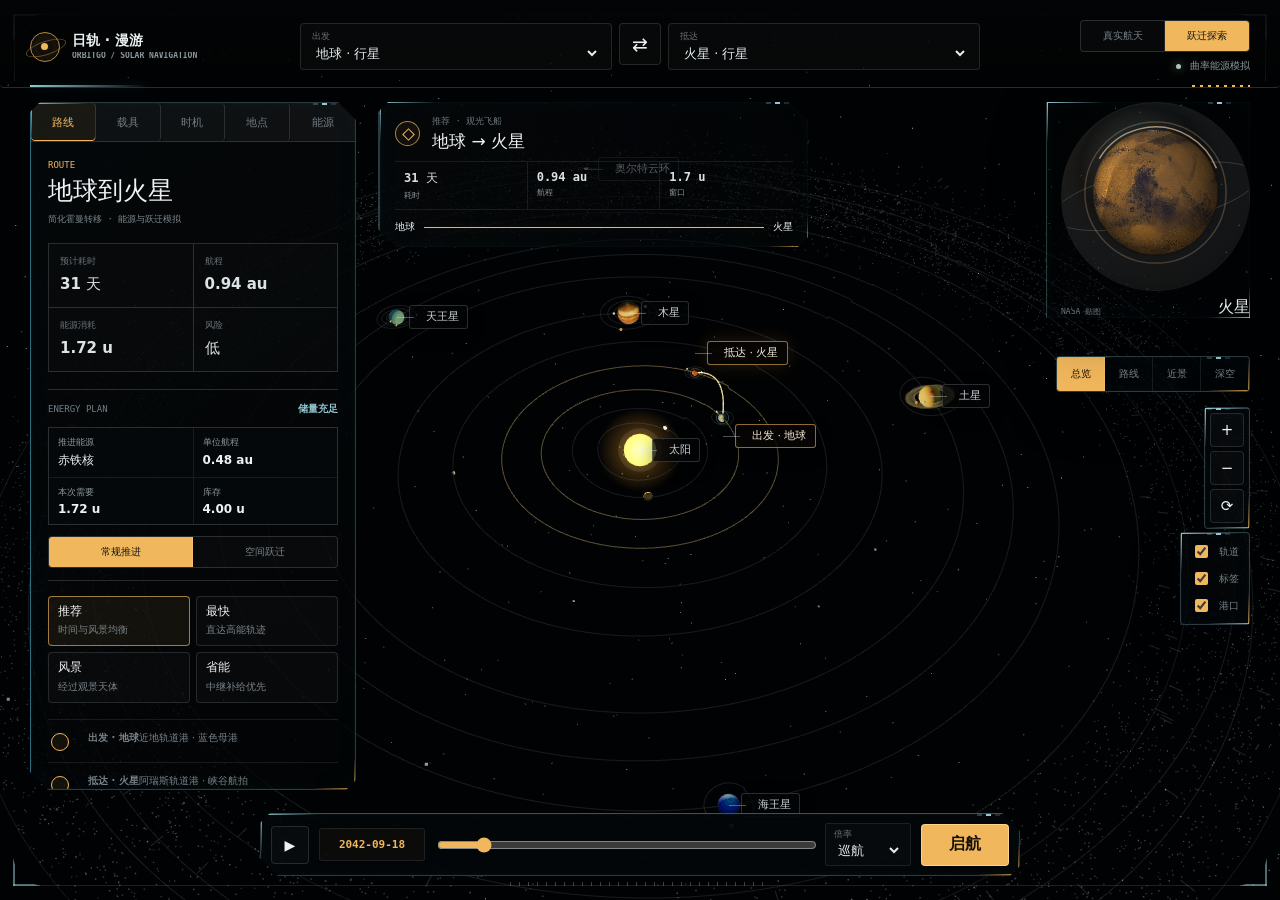
<file: static/apps/solar-voyage-nav/index.html>
<!doctype html>
<html lang="zh-CN">
  <head>
    <meta charset="UTF-8" />
    <meta name="viewport" content="width=device-width, initial-scale=1.0" />
    <title>OrbitGo 太阳系旅行导航</title>
    <link rel="icon" href="data:," />
    <link rel="stylesheet" href="./styles.css?v=20260713-7" />
  </head>
  <body>
    <main class="app-shell" aria-label="OrbitGo 太阳系旅行导航">
      <canvas id="spaceMap"></canvas>
      <div class="frame-lines" aria-hidden="true">
        <i class="frame-corner is-top-left"></i>
        <i class="frame-corner is-top-right"></i>
        <i class="frame-corner is-bottom-left"></i>
        <i class="frame-corner is-bottom-right"></i>
        <span class="frame-ticks is-top"></span>
        <span class="frame-ticks is-bottom"></span>
      </div>

      <header class="topbar">
        <div class="brand" aria-label="OrbitGo">
          <span class="brand-mark"></span>
          <span class="brand-copy">
            <strong>日轨 · 漫游</strong>
            <small>ORBITGO / SOLAR NAVIGATION</small>
          </span>
        </div>
        <div class="route-search" aria-label="路线搜索">
          <label class="field">
            <span>出发</span>
            <select id="originSelect"></select>
          </label>
          <button class="icon-button" id="swapRoute" title="交换起终点" type="button">⇄</button>
          <label class="field">
            <span>抵达</span>
            <select id="destinationSelect"></select>
          </label>
        </div>
        <div class="mode-stack">
          <div class="experience-switch" aria-label="体验模式">
            <button class="experience-button" data-experience="real" type="button">真实航天</button>
            <button class="experience-button is-active" data-experience="fantasy" type="button">跃迁探索</button>
          </div>
          <div class="mission-status" aria-label="导航链路状态">
            <span class="status-dot"></span>
            <span id="dataStatus">娱乐航行模型</span>
          </div>
        </div>
      </header>

      <aside class="route-panel" aria-label="路线详情">
        <nav class="section-tabs" aria-label="分类">
          <button class="tab is-active" data-panel="route" type="button">路线</button>
          <button class="tab" data-panel="vehicle" type="button">载具</button>
          <button class="tab" data-panel="timing" type="button">时机</button>
          <button class="tab" data-panel="place" type="button">地点</button>
          <button class="tab" data-panel="energy" type="button">能源</button>
        </nav>

        <section class="panel-section" data-panel-view="route">
          <div class="section-heading">
            <p class="eyebrow">Route</p>
            <h1 id="routeTitle">地球到火星</h1>
            <p class="route-model" id="routeModel">简化霍曼转移 · 娱乐导航估算</p>
          </div>
          <div class="metrics-grid" id="routeMetrics"></div>
          <section class="solver-console" id="realSolver" hidden>
            <div class="console-heading"><span>JPL / LAMBERT</span><strong id="solverStatus">等待星历</strong></div>
            <label class="range-field">
              <span>转移时间 <b id="flightDaysValue">260 天</b></span>
              <input id="flightDays" type="range" min="30" max="1600" value="260" step="5" />
            </label>
            <div class="solver-readout" id="solverReadout"></div>
          </section>
          <section class="energy-planner" id="energyPlanner">
            <div class="console-heading"><span>ENERGY PLAN</span><strong id="energyPlanStatus">可启航</strong></div>
            <div class="energy-plan-grid" id="energyPlanGrid"></div>
            <div class="travel-mode" aria-label="航行方式">
              <button class="travel-mode-button is-active" data-travel-mode="cruise" type="button">常规推进</button>
              <button class="travel-mode-button" data-travel-mode="warp" type="button">空间跃迁</button>
            </div>
          </section>
          <div class="mode-group" id="modeGroup" aria-label="路线模式"></div>
          <div class="route-steps" id="routeSteps"></div>
        </section>

        <section class="panel-section is-hidden" data-panel-view="vehicle">
          <div class="section-heading">
            <p class="eyebrow">Vehicle</p>
            <h2>交通工具</h2>
          </div>
          <div class="vehicle-list" id="vehicleList"></div>
        </section>

        <section class="panel-section is-hidden" data-panel-view="timing">
          <div class="section-heading">
            <p class="eyebrow">Timing</p>
            <h2>出发窗口</h2>
          </div>
          <div class="timing-board" id="timingBoard"></div>
        </section>

        <section class="panel-section is-hidden" data-panel-view="place">
          <div class="section-heading">
            <p class="eyebrow">Place</p>
            <h2 id="placeTitle">地球</h2>
          </div>
          <div class="place-detail" id="placeDetail"></div>
        </section>

        <section class="panel-section is-hidden" data-panel-view="energy">
          <div class="section-heading">
            <p class="eyebrow">Resource</p>
            <h2>矿石与能源</h2>
          </div>
          <div class="energy-inventory" id="energyInventory"></div>
          <div class="mining-site" id="miningSite"></div>
          <button class="primary-button collect-button" id="collectEnergy" type="button">采集当前矿脉</button>
        </section>
      </aside>

      <section class="route-glance" aria-label="地图路线总览">
        <div class="glance-head">
          <span class="glance-mark"></span>
          <div>
            <span id="glanceMode">推荐路线</span>
            <strong id="glanceTitle">地球 → 火星</strong>
          </div>
        </div>
        <div class="glance-metrics">
          <span><strong id="glanceDuration">26 天</strong>耗时</span>
          <span><strong id="glanceDistance">124 万公里</strong>航程</span>
          <span><strong id="glanceWindow">75/100</strong>窗口</span>
        </div>
        <div class="glance-line">
          <span id="glanceOrigin">地球</span>
          <i></i>
          <span id="glanceDestination">火星</span>
        </div>
      </section>

      <section class="cockpit-hud" aria-label="第一人称航行状态">
        <span id="cockpitPhase">DEPARTURE / 姿态建立</span>
        <strong id="cockpitTitle">前往火星</strong>
        <div>
          <span><small id="cockpitRemainingLabel">剩余</small><b id="cockpitRemaining">26 天</b></span>
          <span><small>全程</small><b id="cockpitDuration">26 天</b></span>
          <span><small>航程</small><b id="cockpitDistance">124 万公里</b></span>
        </div>
        <i><em id="cockpitProgress"></em></i>
      </section>

      <div class="cockpit-frame" aria-hidden="true">
        <div class="cockpit-edge is-top"><i></i><i></i><i></i></div>
        <div class="cockpit-edge is-bottom"><i></i><i></i><i></i></div>
        <div class="cockpit-heading-tape"><span>330</span><b>N</b><span>030</span></div>
        <div class="cockpit-reticle"><i></i><i></i><span></span></div>
        <div class="cockpit-side-scale is-left"><i></i><i></i><i></i><i></i><i></i></div>
        <div class="cockpit-side-scale is-right"><i></i><i></i><i></i><i></i><i></i></div>
        <div class="cockpit-horizon-line"></div>
        <div class="cockpit-lock is-top-left"></div>
        <div class="cockpit-lock is-top-right"></div>
        <div class="cockpit-lock is-bottom-left"></div>
        <div class="cockpit-lock is-bottom-right"></div>
      </div>

      <section class="cockpit-console" aria-label="飞行器操控台">
        <div class="cockpit-instruments">
          <div class="attitude-display" aria-hidden="true">
            <i></i><i></i><span id="attitudeValue">+00.0°</span>
          </div>
          <div class="instrument-readouts">
            <span><small>推进器</small><b id="engineMode">巡航推进</b></span>
            <span><small>反应堆</small><b id="reactorValue">82%</b></span>
            <span><small>当前能源</small><b id="cockpitFuel">6.0 u</b></span>
          </div>
        </div>
        <label class="throttle-control">
          <span>THROTTLE <b id="throttleValue">62%</b></span>
          <input id="throttle" type="range" min="20" max="100" value="62" step="1" />
        </label>
        <div class="reactor-bars" aria-hidden="true"><i></i><i></i><i></i><i></i><i></i><i></i><i></i><i></i></div>
        <button class="warp-control" id="warpControl" type="button">充能跃迁</button>
      </section>

      <div class="view-strip" aria-label="视角模式">
        <button class="view-button is-active" data-view="overview" type="button">总览</button>
        <button class="view-button" data-view="route" type="button">路线</button>
        <button class="view-button" data-view="destination" type="button">近景</button>
        <button class="view-button real-follow-view" data-view="follow" type="button">自转跟随</button>
        <button class="view-button" data-view="cockpit" type="button">深空</button>
      </div>

      <section class="planet-preview" aria-label="目的地星球预览">
        <canvas id="planetPreview"></canvas>
        <div class="planet-preview-meta">
          <span id="planetPreviewSource">NASA 贴图</span>
          <strong id="planetPreviewTitle">火星</strong>
        </div>
      </section>

      <div class="map-toolbar" aria-label="地图控制">
        <button class="icon-button" id="zoomIn" title="放大" type="button">+</button>
        <button class="icon-button" id="zoomOut" title="缩小" type="button">−</button>
        <button class="icon-button" id="resetView" title="重置视角" type="button">⟳</button>
      </div>

      <div class="layer-switcher" aria-label="图层">
        <label><input id="orbitsLayer" type="checkbox" checked /> 轨道</label>
        <label><input id="labelsLayer" type="checkbox" checked /> 标签</label>
        <label><input id="stationsLayer" type="checkbox" checked /> 港口</label>
      </div>

      <footer class="time-ribbon" aria-label="时间控制">
        <button class="icon-button" id="playTime" title="播放时间" type="button">▶</button>
        <div class="date-chip" id="dateChip">2042-01-01</div>
        <input id="timeSlider" type="range" min="0" max="2400" value="260" step="1" />
        <label class="compact-field">
          <span>倍率</span>
          <select id="timeScale">
            <option value="0.35">慢</option>
            <option value="1" selected>巡航</option>
            <option value="3">快</option>
            <option value="9">跃迁</option>
          </select>
        </label>
        <button class="primary-button" id="launchButton" type="button">启航</button>
      </footer>
    </main>

    <script type="module" src="./src/app.js?v=20260713-8"></script>
  </body>
</html>
</file>
<file: static/apps/solar-voyage-nav/styles.css>
:root {
  color-scheme: dark;
  --bg: #07080c;
  --panel: rgba(18, 20, 27, 0.84);
  --panel-strong: rgba(24, 27, 36, 0.94);
  --line: rgba(255, 255, 255, 0.16);
  --line-soft: rgba(255, 255, 255, 0.08);
  --text: #f5f7fb;
  --muted: #aab1c2;
  --faint: #6f778a;
  --cyan: #5ed8ff;
  --gold: #ffd36c;
  --coral: #ff7f6e;
  --green: #72e1a8;
  --violet: #b99cff;
  --shadow: 0 20px 60px rgba(0, 0, 0, 0.44);
  font-family:
    Inter, ui-sans-serif, system-ui, -apple-system, BlinkMacSystemFont, "Segoe UI",
    "PingFang SC", "Hiragino Sans GB", "Microsoft YaHei", sans-serif;
}

/* Cinematic observatory visual system */
:root {
  --bg: #020304;
  --panel: rgba(4, 7, 9, 0.82);
  --panel-strong: rgba(6, 9, 11, 0.94);
  --line: rgba(226, 235, 239, 0.17);
  --line-soft: rgba(226, 235, 239, 0.09);
  --text: #eef2f3;
  --muted: #8d989e;
  --faint: #515b60;
  --cyan: #91c8d1;
  --gold: #f1b75c;
  --coral: #df755d;
  --green: #a9c6b8;
  --violet: #b7adc8;
  --shadow: 0 18px 55px rgba(0, 0, 0, 0.34);
}

body {
  background: #010203;
}

.app-shell {
  isolation: isolate;
  background: #020304;
}

.app-shell::after {
  content: "";
  position: absolute;
  inset: 0;
  z-index: 9;
  pointer-events: none;
  opacity: 0.1;
  background: repeating-linear-gradient(0deg, rgba(255, 255, 255, 0.035) 0 1px, transparent 1px 4px);
  mix-blend-mode: soft-light;
}

.frame-lines {
  position: absolute;
  inset: 20px;
  z-index: 10;
  pointer-events: none;
  border-top: 1px solid rgba(238, 244, 246, 0.08);
  border-bottom: 1px solid rgba(238, 244, 246, 0.08);
}

.frame-lines::before,
.frame-lines::after {
  content: "";
  position: absolute;
  top: -1px;
  width: 66px;
  height: 66px;
  border-top: 1px solid rgba(238, 244, 246, 0.13);
}

.frame-lines::before {
  left: 0;
  border-left: 1px solid rgba(238, 244, 246, 0.13);
}

.frame-lines::after {
  right: 0;
  border-right: 1px solid rgba(238, 244, 246, 0.13);
}

#spaceMap {
  z-index: 0;
}

.topbar,
.route-panel,
.route-glance,
.planet-preview,
.view-strip,
.map-toolbar,
.layer-switcher,
.time-ribbon {
  border-radius: 4px;
  border-color: var(--line);
  background: var(--panel);
  box-shadow: var(--shadow);
  backdrop-filter: none;
}

.topbar {
  top: 0;
  left: 0;
  right: 0;
  z-index: 12;
  min-height: 82px;
  grid-template-columns: minmax(220px, 1fr) minmax(380px, 680px) minmax(150px, 1fr);
  gap: 24px;
  padding: 20px 30px 14px;
  border-width: 0 0 1px;
  background: linear-gradient(180deg, rgba(2, 4, 5, 0.96), rgba(2, 4, 5, 0.7) 78%, rgba(2, 4, 5, 0));
  box-shadow: none;
}

.brand {
  gap: 12px;
  font-size: 14px;
  font-weight: 600;
}

.brand-mark {
  width: 30px;
  height: 30px;
  border-width: 1px;
  border-color: rgba(241, 183, 92, 0.75);
  box-shadow: inset 0 0 0 6px rgba(241, 183, 92, 0.05);
}

.brand-mark::before {
  content: "";
  position: absolute;
  left: 10px;
  top: 10px;
  width: 7px;
  height: 7px;
  border-radius: 50%;
  background: var(--gold);
  box-shadow: 0 0 13px rgba(241, 183, 92, 0.72);
}

.brand-mark::after {
  left: -6px;
  right: auto;
  top: 8px;
  width: 40px;
  height: 12px;
  border: 1px solid rgba(241, 183, 92, 0.36);
  border-radius: 50%;
  background: transparent;
  transform: rotate(-18deg);
}

.brand-copy {
  min-width: 0;
  display: grid;
  gap: 5px;
}

.brand-copy strong {
  font-size: 14px;
  line-height: 1;
  font-weight: 650;
  letter-spacing: 0;
}

.brand-copy small {
  overflow: hidden;
  color: var(--muted);
  font-family: "SFMono-Regular", Consolas, monospace;
  font-size: 8px;
  line-height: 1;
  letter-spacing: 0;
  text-overflow: ellipsis;
  white-space: nowrap;
}

.mission-status {
  justify-self: end;
  display: inline-flex;
  align-items: center;
  gap: 9px;
  color: var(--muted);
  font-family: "SFMono-Regular", Consolas, monospace;
  font-size: 10px;
  white-space: nowrap;
}

.status-dot {
  width: 5px;
  height: 5px;
  border-radius: 50%;
  background: var(--green);
  box-shadow: 0 0 10px rgba(169, 198, 184, 0.72);
  animation: status-pulse 2.8s ease-in-out infinite;
}

.route-search {
  gap: 7px;
}

.field {
  min-height: 47px;
  padding: 8px 11px 7px;
  border-color: rgba(238, 244, 246, 0.12);
  border-radius: 4px;
  background: rgba(255, 255, 255, 0.025);
}

.field:focus-within {
  border-color: rgba(241, 183, 92, 0.58);
  background: rgba(241, 183, 92, 0.045);
}

.field span,
.compact-field span {
  color: #687278;
  font-family: "SFMono-Regular", Consolas, monospace;
  font-size: 9px;
}

select {
  color: #e5ebed;
  font-size: 13px;
}

.icon-button,
.primary-button,
.tab,
.mode-button,
.vehicle-row {
  border-radius: 4px;
  border-color: rgba(238, 244, 246, 0.13);
  background: rgba(255, 255, 255, 0.025);
}

.icon-button:hover,
.primary-button:hover,
.tab:hover,
.mode-button:hover,
.vehicle-row:hover {
  border-color: rgba(241, 183, 92, 0.58);
  background: rgba(241, 183, 92, 0.075);
}

.primary-button {
  color: #171006;
  border-color: rgba(255, 216, 147, 0.86);
  background: var(--gold);
  font-weight: 700;
}

.route-panel {
  z-index: 11;
  left: 30px;
  top: 102px;
  width: 326px;
  max-height: calc(100vh - 212px);
  border-color: rgba(238, 244, 246, 0.13);
  background: linear-gradient(145deg, rgba(5, 8, 10, 0.92), rgba(3, 5, 7, 0.72));
}

.section-tabs {
  border-bottom-color: var(--line);
  background: rgba(255, 255, 255, 0.018);
}

.tab {
  height: 38px;
  color: #707b81;
  font-size: 11px;
}

.tab.is-active {
  color: var(--gold);
  background: rgba(241, 183, 92, 0.07);
  box-shadow: inset 0 -1px var(--gold);
}

.panel-section {
  padding: 18px 17px 20px;
}

.section-heading {
  margin-bottom: 17px;
}

.route-model {
  margin: 8px 0 0;
  color: #7d898e;
  font-family: "SFMono-Regular", Consolas, monospace;
  font-size: 9px;
  line-height: 1.45;
}

.eyebrow {
  margin-bottom: 7px;
  color: var(--gold);
  font-family: "SFMono-Regular", Consolas, monospace;
  font-size: 9px;
  font-weight: 500;
  letter-spacing: 0;
}

h1,
h2 {
  font-weight: 420;
  letter-spacing: 0;
}

h1 {
  font-size: 25px;
}

h2 {
  font-size: 20px;
}

.metrics-grid {
  gap: 0;
  margin-bottom: 17px;
  border-top: 1px solid var(--line);
  border-left: 1px solid var(--line);
}

.metric {
  min-height: 64px;
  padding: 11px;
  border-width: 0 1px 1px 0;
  border-color: var(--line);
  border-radius: 0;
  background: rgba(255, 255, 255, 0.012);
}

.metric span {
  color: #69747a;
  font-family: "SFMono-Regular", Consolas, monospace;
  font-size: 9px;
}

.metric strong {
  margin-top: 7px;
  color: #dce3e5;
  font-size: 15px;
  font-weight: 560;
}

.mode-group {
  gap: 6px;
  margin-bottom: 16px;
}

.mode-button {
  min-height: 50px;
  padding: 8px 9px;
}

.mode-button strong,
.vehicle-row strong {
  font-size: 12px;
  font-weight: 560;
}

.mode-button span,
.vehicle-row span,
.route-step span,
.timing-item span,
.place-detail span {
  color: #778288;
  font-size: 10px;
}

.mode-button.is-active,
.vehicle-row.is-active {
  border-color: rgba(241, 183, 92, 0.64);
  background: rgba(241, 183, 92, 0.075);
}

.route-step,
.timing-item {
  padding: 11px 0;
  border-bottom-color: var(--line-soft);
}

.step-dot {
  width: 18px;
  height: 18px;
  margin: 2px 0 0 3px;
  border-width: 1px;
  border-color: var(--gold);
  background: rgba(241, 183, 92, 0.07);
}

.vehicle-row {
  min-height: 60px;
  padding: 9px;
}

.vehicle-icon {
  border-radius: 4px;
  background: rgba(255, 255, 255, 0.035);
}

.vehicle-speed {
  color: var(--gold);
  font-family: "SFMono-Regular", Consolas, monospace;
  font-size: 9px;
}

.place-row {
  grid-template-columns: 84px minmax(0, 1fr);
  padding: 11px 0;
}

.route-glance {
  z-index: 11;
  top: 102px;
  left: 378px;
  width: min(430px, calc(100vw - 680px));
  min-width: 350px;
  gap: 10px;
  padding: 13px 15px;
  border-width: 0 0 0 2px;
  border-color: rgba(241, 183, 92, 0.7);
  border-radius: 0;
  background: linear-gradient(90deg, rgba(5, 8, 10, 0.86), rgba(5, 8, 10, 0.42));
  box-shadow: none;
}

.glance-head {
  grid-template-columns: 27px minmax(0, 1fr);
}

.glance-mark {
  width: 25px;
  height: 25px;
  border-width: 1px;
  border-color: rgba(241, 183, 92, 0.7);
  background: rgba(241, 183, 92, 0.05);
}

.glance-mark::after {
  left: 8px;
  top: 8px;
  width: 7px;
  height: 7px;
  border-width: 1px;
  border-color: var(--gold);
}

.glance-head span {
  color: #6d777c;
  font-family: "SFMono-Regular", Consolas, monospace;
  font-size: 9px;
}

.glance-head strong {
  margin-top: 3px;
  font-size: 17px;
  font-weight: 520;
}

.glance-metrics {
  gap: 0;
  border-top: 1px solid var(--line-soft);
  border-bottom: 1px solid var(--line-soft);
}

.glance-metrics span {
  padding: 8px 9px;
  border-width: 0 1px 0 0;
  border-color: var(--line-soft);
  border-radius: 0;
  background: transparent;
  font-family: "SFMono-Regular", Consolas, monospace;
  font-size: 8px;
}

.glance-metrics span:last-child {
  border-right: 0;
}

.glance-metrics strong {
  margin-bottom: 3px;
  color: #dbe2e4;
  font-size: 12px;
  font-weight: 550;
}

.glance-line {
  font-size: 10px;
  font-weight: 550;
}

.glance-line i {
  height: 1px;
  border-radius: 0;
  background: linear-gradient(90deg, var(--cyan), var(--gold));
  box-shadow: 0 0 10px rgba(241, 183, 92, 0.25);
}

.planet-preview {
  z-index: 11;
  right: 30px;
  top: 102px;
  width: 204px;
  gap: 7px;
  padding: 0 0 0 14px;
  border-width: 0 0 0 1px;
  border-color: var(--line);
  border-radius: 0;
  background: linear-gradient(90deg, rgba(3, 5, 7, 0.46), rgba(3, 5, 7, 0.12));
  box-shadow: none;
  backdrop-filter: none;
}

#planetPreview {
  border-color: rgba(238, 244, 246, 0.09);
  border-radius: 50%;
  background: radial-gradient(circle at 35% 34%, rgba(241, 183, 92, 0.08), rgba(255, 255, 255, 0.015) 46%, transparent 72%);
}

.planet-preview-meta {
  grid-template-columns: minmax(0, 1fr) auto;
  align-items: end;
  gap: 8px;
  padding-bottom: 2px;
}

.planet-preview-meta span {
  color: #687278;
  font-family: "SFMono-Regular", Consolas, monospace;
  font-size: 8px;
}

.planet-preview-meta strong {
  color: #e6ecee;
  font-size: 16px;
  font-weight: 460;
}

.view-strip {
  z-index: 11;
  right: 30px;
  top: 356px;
  grid-template-columns: repeat(4, 48px);
  border-radius: 4px;
}

.view-button {
  height: 34px;
  color: #778187;
  font-size: 10px;
}

.view-button.is-active {
  color: #1a1207;
  background: var(--gold);
}

.map-toolbar {
  z-index: 11;
  right: 30px;
  top: 407px;
  gap: 4px;
  padding: 5px;
}

.map-toolbar .icon-button {
  width: 34px;
  height: 34px;
  font-size: 15px;
}

.layer-switcher {
  z-index: 11;
  right: 30px;
  top: 532px;
  gap: 8px;
  padding: 9px 10px;
  color: #758086;
  font-size: 10px;
}

.layer-switcher input {
  accent-color: var(--gold);
}

.time-ribbon {
  z-index: 12;
  bottom: 24px;
  width: min(760px, calc(100vw - 60px));
  min-height: 58px;
  grid-template-columns: 38px auto minmax(160px, 1fr) 86px auto;
  gap: 10px;
  padding: 9px 10px;
  border-color: rgba(238, 244, 246, 0.16);
  background: rgba(4, 7, 9, 0.9);
}

.time-ribbon .icon-button {
  width: 38px;
  height: 38px;
  font-size: 14px;
}

.date-chip {
  min-width: 106px;
  padding: 9px 10px;
  border-color: var(--line-soft);
  border-radius: 3px;
  color: var(--gold);
  background: rgba(241, 183, 92, 0.035);
  font-family: "SFMono-Regular", Consolas, monospace;
  font-size: 11px;
  font-weight: 550;
}

input[type="range"] {
  height: 18px;
  accent-color: var(--gold);
}

.compact-field {
  padding: 6px 8px;
  border-color: var(--line-soft);
  border-radius: 3px;
  background: rgba(255, 255, 255, 0.018);
}

.app-shell.is-cockpit .topbar {
  opacity: 0.42;
}

.app-shell.is-cockpit .time-ribbon {
  background: rgba(3, 5, 7, 0.6);
}

@keyframes status-pulse {
  0%,
  100% {
    opacity: 0.45;
  }
  50% {
    opacity: 1;
  }
}

@media (max-width: 1120px) {
  .topbar {
    grid-template-columns: 190px minmax(360px, 1fr);
  }

  .mission-status {
    display: none;
  }

  .route-glance {
    width: min(400px, calc(100vw - 650px));
  }

  .planet-preview {
    width: 176px;
  }
}

@media (max-width: 760px) {
  .frame-lines {
    inset: 8px;
  }

  .topbar {
    top: 0;
    left: 0;
    right: 0;
    grid-template-columns: 1fr;
    gap: 9px;
    min-height: 118px;
    padding: 13px 12px 10px;
  }

  .brand {
    gap: 9px;
  }

  .brand-mark {
    width: 25px;
    height: 25px;
  }

  .brand-mark::before {
    left: 8px;
    top: 8px;
  }

  .brand-mark::after {
    left: -5px;
    top: 6px;
    width: 34px;
    height: 11px;
  }

  .brand-copy strong {
    font-size: 12px;
  }

  .brand-copy small {
    font-size: 7px;
  }

  .route-search {
    grid-template-columns: minmax(0, 1fr) 38px minmax(0, 1fr);
  }

  .field {
    min-height: 43px;
    padding: 7px 8px;
  }

  .route-search .icon-button {
    width: 38px;
    height: 43px;
  }

  .route-panel {
    left: 10px;
    right: 10px;
    top: auto;
    bottom: 84px;
    width: auto;
    max-height: 39vh;
  }

  .panel-section {
    padding: 13px;
  }

  .route-glance {
    top: 130px;
    left: 10px;
    right: 58px;
    width: auto;
    min-width: 0;
    gap: 6px;
    padding: 9px 10px;
  }

  .glance-head {
    grid-template-columns: 22px minmax(0, 1fr);
    gap: 7px;
  }

  .glance-mark {
    width: 21px;
    height: 21px;
  }

  .glance-mark::after {
    left: 6px;
    top: 6px;
  }

  .glance-head strong {
    font-size: 14px;
  }

  .glance-metrics span {
    padding: 6px;
  }

  .glance-metrics strong {
    font-size: 10px;
  }

  .glance-line {
    display: none;
  }

  .planet-preview,
  .layer-switcher {
    display: none;
  }

  .map-toolbar {
    top: 130px;
    right: 10px;
    gap: 3px;
    padding: 4px;
  }

  .map-toolbar .icon-button:not(:first-child) {
    display: none;
  }

  .view-strip {
    left: 10px;
    right: auto;
    top: 225px;
    grid-template-columns: repeat(4, 50px);
  }

  .view-button {
    height: 32px;
  }

  .app-shell.is-cockpit .view-strip {
    top: 270px;
  }

  .time-ribbon {
    left: 10px;
    right: 10px;
    bottom: 10px;
    width: auto;
    min-height: 62px;
    transform: none;
    grid-template-columns: 38px minmax(92px, auto) minmax(70px, 1fr) auto;
    gap: 7px;
    padding: 8px;
  }

  .compact-field {
    display: none;
  }

  .primary-button {
    min-width: 60px;
    height: 38px;
    padding: 0 9px;
    font-size: 12px;
  }

  .date-chip {
    min-width: 92px;
    padding: 8px;
    font-size: 10px;
  }
}

/* Full-window flight frame and real ephemeris body-follow view */
.real-follow-view {
  display: none;
  font-size: 9px;
  white-space: nowrap;
}

.app-shell.is-real .real-follow-view {
  display: block;
}

.app-shell.is-real .view-strip {
  grid-template-columns: repeat(5, 48px);
}

.cockpit-frame {
  position: absolute;
  inset: 0;
  z-index: 10;
  display: none;
  pointer-events: none;
  background:
    linear-gradient(180deg, rgba(1, 3, 5, 0.72), transparent 16%),
    linear-gradient(0deg, rgba(1, 3, 5, 0.84), transparent 18%),
    linear-gradient(90deg, rgba(1, 3, 5, 0.52), transparent 9%, transparent 91%, rgba(1, 3, 5, 0.52));
  box-shadow:
    inset 0 0 0 1px rgba(145, 200, 209, 0.18),
    inset 0 0 90px rgba(0, 0, 0, 0.5);
}

.app-shell.is-cockpit .cockpit-frame {
  display: block;
}

.cockpit-frame::before,
.cockpit-frame::after {
  content: "";
  position: absolute;
  top: 68px;
  bottom: 70px;
  width: clamp(48px, 6vw, 92px);
  border: 1px solid rgba(145, 200, 209, 0.22);
  background: linear-gradient(90deg, rgba(3, 7, 10, 0.94), rgba(7, 14, 18, 0.54));
  box-shadow: 0 0 28px rgba(0, 0, 0, 0.52);
}

.cockpit-frame::before {
  left: 0;
  border-left: 0;
  clip-path: polygon(0 0, 62% 0, 100% 12%, 70% 50%, 100% 88%, 62% 100%, 0 100%);
}

.cockpit-frame::after {
  right: 0;
  border-right: 0;
  background: linear-gradient(270deg, rgba(3, 7, 10, 0.94), rgba(7, 14, 18, 0.54));
  clip-path: polygon(38% 0, 100% 0, 100% 100%, 38% 100%, 0 88%, 30% 50%, 0 12%);
}

.cockpit-heading-tape {
  position: absolute;
  left: 50%;
  top: 92px;
  width: 156px;
  display: grid;
  grid-template-columns: 1fr 38px 1fr;
  align-items: center;
  color: rgba(145, 200, 209, 0.72);
  font-family: "SFMono-Regular", Consolas, monospace;
  font-size: 9px;
  text-align: center;
  transform: translateX(-50%);
}

.cockpit-heading-tape::before {
  content: "";
  position: absolute;
  left: 50%;
  top: 19px;
  width: 1px;
  height: 12px;
  background: var(--cyan);
}

.cockpit-heading-tape b {
  padding: 5px 0;
  color: var(--cyan);
  border: 1px solid rgba(145, 200, 209, 0.34);
  font-weight: 500;
}

.cockpit-reticle {
  position: absolute;
  left: 50%;
  top: 46%;
  width: 88px;
  height: 88px;
  border: 1px solid rgba(145, 200, 209, 0.28);
  border-radius: 50%;
  transform: translate(-50%, -50%);
}

.cockpit-reticle::before,
.cockpit-reticle::after,
.cockpit-reticle i,
.cockpit-reticle span {
  content: "";
  position: absolute;
  background: rgba(145, 200, 209, 0.62);
}

.cockpit-reticle::before {
  left: -22px;
  right: -22px;
  top: 50%;
  height: 1px;
}

.cockpit-reticle::after {
  top: -22px;
  bottom: -22px;
  left: 50%;
  width: 1px;
}

.cockpit-reticle i:first-child {
  left: 19px;
  top: 42px;
  width: 50px;
  height: 4px;
  background: #020405;
}

.cockpit-reticle i:nth-child(2) {
  left: 42px;
  top: 19px;
  width: 4px;
  height: 50px;
  background: #020405;
}

.cockpit-reticle span {
  left: 40px;
  top: 40px;
  width: 8px;
  height: 8px;
  border: 1px solid var(--gold);
  border-radius: 50%;
  background: transparent;
  box-shadow: 0 0 10px rgba(241, 183, 92, 0.42);
}

.cockpit-side-scale {
  position: absolute;
  top: 39%;
  display: grid;
  gap: 18px;
}

.cockpit-side-scale.is-left { left: clamp(64px, 8vw, 116px); }
.cockpit-side-scale.is-right { right: clamp(64px, 8vw, 116px); }

.cockpit-side-scale i {
  width: 18px;
  height: 1px;
  background: rgba(145, 200, 209, 0.42);
}

.cockpit-side-scale.is-right i { justify-self: end; }
.cockpit-side-scale i:nth-child(3) { width: 30px; background: rgba(241, 183, 92, 0.58); }

.cockpit-horizon-line {
  position: absolute;
  left: 12%;
  right: 12%;
  top: 46%;
  height: 1px;
  background: linear-gradient(90deg, transparent, rgba(145, 200, 209, 0.2) 24%, transparent 42%, transparent 58%, rgba(145, 200, 209, 0.2) 76%, transparent);
}

@media (max-width: 760px) {
  .app-shell.is-real .view-strip {
    grid-template-columns: repeat(5, 45px);
  }

  .cockpit-frame::before,
  .cockpit-frame::after {
    top: 150px;
    bottom: 74px;
    width: 34px;
  }

  .cockpit-heading-tape,
  .cockpit-side-scale {
    display: none;
  }

  .cockpit-reticle {
    top: 52%;
    width: 64px;
    height: 64px;
  }

  .cockpit-reticle i:first-child { left: 12px; top: 30px; width: 40px; }
  .cockpit-reticle i:nth-child(2) { left: 30px; top: 12px; height: 40px; }
  .cockpit-reticle span { left: 28px; top: 28px; }
  .cockpit-horizon-line { left: 9%; right: 9%; top: 52%; }
}

@layer legacy {
* {
  box-sizing: border-box;
}

body {
  margin: 0;
  min-height: 100vh;
  background: var(--bg);
  color: var(--text);
  overflow: hidden;
}

button,
select,
input {
  font: inherit;
}

button {
  color: inherit;
}

.app-shell {
  position: relative;
  width: 100vw;
  height: 100vh;
  overflow: hidden;
  background:
    linear-gradient(180deg, rgba(12, 13, 19, 0.18), rgba(7, 8, 12, 0.68)),
    #07080c;
}

.app-shell.is-cockpit .route-panel,
.app-shell.is-cockpit .route-glance,
.app-shell.is-cockpit .planet-preview,
.app-shell.is-cockpit .map-toolbar,
.app-shell.is-cockpit .layer-switcher {
  opacity: 0;
  pointer-events: none;
  transform: translateY(8px);
}

#spaceMap {
  position: absolute;
  inset: 0;
  width: 100%;
  height: 100%;
  cursor: grab;
  touch-action: none;
}

#spaceMap:active {
  cursor: grabbing;
}

.topbar,
.route-panel,
.route-glance,
.planet-preview,
.view-strip,
.map-toolbar,
.layer-switcher,
.time-ribbon {
  position: absolute;
  border: 1px solid var(--line);
  background: var(--panel);
  box-shadow: var(--shadow);
  backdrop-filter: blur(18px);
  transition:
    opacity 180ms ease,
    transform 180ms ease;
}

.topbar {
  top: 18px;
  left: 18px;
  right: 18px;
  z-index: 5;
  display: grid;
  grid-template-columns: auto minmax(320px, 680px);
  gap: 18px;
  align-items: center;
  min-height: 68px;
  padding: 12px 14px;
  border-radius: 8px;
}

.brand {
  display: inline-flex;
  align-items: center;
  gap: 10px;
  font-size: 18px;
  font-weight: 800;
  white-space: nowrap;
}

.brand-mark {
  width: 28px;
  height: 28px;
  border-radius: 50%;
  border: 2px solid var(--gold);
  position: relative;
  display: inline-block;
}

.brand-mark::after {
  content: "";
  position: absolute;
  left: -7px;
  right: -7px;
  top: 11px;
  height: 3px;
  border-radius: 999px;
  background: var(--cyan);
  transform: rotate(-18deg);
}

.route-search {
  min-width: 0;
  display: grid;
  grid-template-columns: minmax(0, 1fr) 42px minmax(0, 1fr);
  gap: 8px;
  align-items: stretch;
}

.field,
.compact-field {
  display: grid;
  gap: 3px;
  min-width: 0;
}

.field {
  padding: 8px 10px;
  border: 1px solid var(--line-soft);
  border-radius: 8px;
  background: rgba(255, 255, 255, 0.06);
}

.field span,
.compact-field span {
  color: var(--muted);
  font-size: 11px;
  line-height: 1;
}

select {
  min-width: 0;
  width: 100%;
  color: var(--text);
  border: 0;
  outline: 0;
  background: transparent;
}

select option {
  color: #151720;
}

.icon-button,
.primary-button,
.tab,
.mode-button,
.vehicle-row {
  border: 1px solid var(--line);
  background: rgba(255, 255, 255, 0.07);
  border-radius: 8px;
  transition:
    border-color 160ms ease,
    background 160ms ease,
    transform 160ms ease;
}

.icon-button {
  width: 42px;
  height: 42px;
  display: inline-grid;
  place-items: center;
  padding: 0;
  font-size: 19px;
}

.icon-button:hover,
.primary-button:hover,
.tab:hover,
.mode-button:hover,
.vehicle-row:hover {
  border-color: rgba(94, 216, 255, 0.68);
  background: rgba(94, 216, 255, 0.13);
}

.icon-button:active,
.primary-button:active,
.mode-button:active,
.vehicle-row:active {
  transform: translateY(1px);
}

.primary-button {
  min-width: 88px;
  height: 42px;
  padding: 0 16px;
  color: #071017;
  font-weight: 800;
  border-color: rgba(255, 211, 108, 0.8);
  background: var(--gold);
}

.route-panel {
  z-index: 4;
  left: 18px;
  top: 104px;
  width: min(390px, calc(100vw - 36px));
  max-height: calc(100vh - 196px);
  display: grid;
  grid-template-rows: auto minmax(0, 1fr);
  border-radius: 8px;
  overflow: hidden;
}

.section-tabs {
  display: grid;
  grid-template-columns: repeat(4, minmax(0, 1fr));
  gap: 0;
  border-bottom: 1px solid var(--line-soft);
  background: rgba(255, 255, 255, 0.04);
}

.tab {
  min-width: 0;
  height: 42px;
  border-width: 0 1px 0 0;
  border-radius: 0;
  color: var(--muted);
}

.tab:last-child {
  border-right: 0;
}

.tab.is-active {
  color: var(--text);
  background: rgba(94, 216, 255, 0.16);
}

.panel-section {
  min-height: 0;
  overflow: auto;
  padding: 18px;
}

.panel-section.is-hidden {
  display: none;
}

.section-heading {
  margin-bottom: 14px;
}

.eyebrow {
  margin: 0 0 4px;
  color: var(--cyan);
  font-size: 11px;
  font-weight: 800;
  text-transform: uppercase;
}

h1,
h2,
h3,
p {
  margin-top: 0;
}

h1,
h2 {
  margin-bottom: 0;
  line-height: 1.1;
}

h1 {
  font-size: 27px;
}

h2 {
  font-size: 21px;
}

.metrics-grid {
  display: grid;
  grid-template-columns: repeat(2, minmax(0, 1fr));
  gap: 10px;
  margin-bottom: 14px;
}

.metric {
  min-width: 0;
  padding: 10px;
  border: 1px solid var(--line-soft);
  border-radius: 8px;
  background: rgba(255, 255, 255, 0.055);
}

.metric span {
  display: block;
  color: var(--muted);
  font-size: 11px;
}

.metric strong {
  display: block;
  margin-top: 3px;
  overflow-wrap: anywhere;
  font-size: 18px;
}

.mode-group {
  display: grid;
  grid-template-columns: repeat(2, minmax(0, 1fr));
  gap: 8px;
  margin-bottom: 16px;
}

.mode-button {
  min-height: 54px;
  padding: 9px 10px;
  text-align: left;
}

.mode-button strong,
.vehicle-row strong {
  display: block;
  line-height: 1.15;
}

.mode-button span,
.vehicle-row span,
.route-step span,
.timing-item span,
.place-detail span {
  color: var(--muted);
  font-size: 12px;
}

.mode-button.is-active,
.vehicle-row.is-active {
  border-color: rgba(255, 211, 108, 0.86);
  background: rgba(255, 211, 108, 0.12);
}

.route-steps {
  display: grid;
  gap: 0;
  border-top: 1px solid var(--line-soft);
}

.route-step,
.timing-item {
  display: grid;
  grid-template-columns: 30px minmax(0, 1fr);
  gap: 10px;
  padding: 12px 0;
  border-bottom: 1px solid var(--line-soft);
}

.step-dot {
  width: 24px;
  height: 24px;
  align-self: start;
  border-radius: 50%;
  border: 2px solid var(--cyan);
  background: rgba(94, 216, 255, 0.14);
}

.vehicle-list {
  display: grid;
  gap: 8px;
}

.vehicle-row {
  display: grid;
  grid-template-columns: 38px minmax(0, 1fr) auto;
  gap: 10px;
  align-items: center;
  width: 100%;
  min-height: 66px;
  padding: 10px;
  text-align: left;
}

.vehicle-icon {
  width: 38px;
  height: 38px;
  display: grid;
  place-items: center;
  border-radius: 8px;
  background: rgba(255, 255, 255, 0.08);
  font-size: 20px;
}

.vehicle-speed {
  color: var(--gold);
  font-size: 12px;
  font-weight: 800;
  white-space: nowrap;
}

.timing-board,
.place-detail {
  display: grid;
  gap: 0;
  border-top: 1px solid var(--line-soft);
}

.timing-item {
  grid-template-columns: minmax(0, 1fr) auto;
}

.timing-score {
  color: var(--green);
  font-weight: 800;
}

.place-row {
  display: grid;
  grid-template-columns: 108px minmax(0, 1fr);
  gap: 12px;
  padding: 11px 0;
  border-bottom: 1px solid var(--line-soft);
}

.place-row strong {
  color: var(--text);
}

.route-glance {
  z-index: 4;
  top: 104px;
  left: 432px;
  width: min(430px, calc(100vw - 560px));
  min-width: 330px;
  display: grid;
  gap: 12px;
  padding: 14px;
  border-radius: 8px;
}

.glance-head {
  display: grid;
  grid-template-columns: 34px minmax(0, 1fr);
  gap: 10px;
  align-items: center;
}

.glance-mark {
  width: 34px;
  height: 34px;
  border-radius: 50%;
  border: 2px solid var(--cyan);
  background: rgba(94, 216, 255, 0.12);
  position: relative;
}

.glance-mark::after {
  content: "";
  position: absolute;
  left: 9px;
  top: 9px;
  width: 12px;
  height: 12px;
  border: 2px solid var(--gold);
  transform: rotate(45deg);
}

.glance-head span {
  display: block;
  color: var(--muted);
  font-size: 12px;
}

.glance-head strong {
  display: block;
  overflow: hidden;
  text-overflow: ellipsis;
  white-space: nowrap;
  font-size: 20px;
  line-height: 1.18;
}

.glance-metrics {
  display: grid;
  grid-template-columns: repeat(3, minmax(0, 1fr));
  gap: 8px;
}

.glance-metrics span {
  min-width: 0;
  padding: 8px;
  border: 1px solid var(--line-soft);
  border-radius: 8px;
  color: var(--muted);
  background: rgba(255, 255, 255, 0.055);
  font-size: 11px;
}

.glance-metrics strong {
  display: block;
  overflow: hidden;
  color: var(--text);
  font-size: 15px;
  text-overflow: ellipsis;
  white-space: nowrap;
}

.glance-line {
  display: grid;
  grid-template-columns: auto minmax(46px, 1fr) auto;
  gap: 9px;
  align-items: center;
  color: var(--text);
  font-size: 13px;
  font-weight: 800;
}

.glance-line i {
  height: 4px;
  border-radius: 999px;
  background:
    linear-gradient(90deg, var(--cyan), var(--gold)),
    rgba(255, 255, 255, 0.12);
  box-shadow: 0 0 18px rgba(94, 216, 255, 0.5);
}

.view-strip {
  z-index: 4;
  right: 18px;
  top: 379px;
  display: grid;
  grid-template-columns: repeat(4, 62px);
  gap: 0;
  overflow: hidden;
  border-radius: 8px;
}

.view-button {
  height: 38px;
  min-width: 0;
  border: 0;
  border-right: 1px solid var(--line-soft);
  color: var(--muted);
  background: transparent;
}

.view-button:last-child {
  border-right: 0;
}

.view-button.is-active {
  color: var(--text);
  background: rgba(255, 211, 108, 0.14);
}

.planet-preview {
  z-index: 4;
  right: 18px;
  top: 432px;
  width: 188px;
  display: grid;
  gap: 10px;
  padding: 12px;
  border-radius: 8px;
}

#planetPreview {
  width: 100%;
  aspect-ratio: 1;
  display: block;
  border: 1px solid var(--line-soft);
  border-radius: 8px;
  background: radial-gradient(circle at 32% 24%, rgba(94, 216, 255, 0.13), rgba(255, 255, 255, 0.035) 44%, rgba(0, 0, 0, 0.22));
}

.planet-preview-meta {
  min-width: 0;
  display: grid;
  gap: 2px;
}

.planet-preview-meta span {
  overflow: hidden;
  color: var(--muted);
  font-size: 11px;
  line-height: 1.1;
  text-overflow: ellipsis;
  white-space: nowrap;
}

.planet-preview-meta strong {
  overflow: hidden;
  font-size: 18px;
  line-height: 1.15;
  text-overflow: ellipsis;
  white-space: nowrap;
}

.map-toolbar {
  z-index: 4;
  right: 18px;
  top: 104px;
  display: grid;
  gap: 8px;
  padding: 8px;
  border-radius: 8px;
}

.layer-switcher {
  z-index: 4;
  right: 18px;
  top: 262px;
  display: grid;
  gap: 7px;
  padding: 10px 12px;
  color: var(--muted);
  border-radius: 8px;
  font-size: 13px;
}

.layer-switcher label {
  display: flex;
  gap: 8px;
  align-items: center;
}

.time-ribbon {
  z-index: 5;
  left: 50%;
  bottom: 18px;
  transform: translateX(-50%);
  width: min(820px, calc(100vw - 36px));
  min-height: 64px;
  display: grid;
  grid-template-columns: 42px auto minmax(160px, 1fr) 96px auto;
  gap: 12px;
  align-items: center;
  padding: 10px 12px;
  border-radius: 8px;
}

.date-chip {
  min-width: 116px;
  padding: 10px 12px;
  border: 1px solid var(--line-soft);
  border-radius: 8px;
  color: var(--gold);
  background: rgba(255, 255, 255, 0.055);
  font-weight: 800;
  text-align: center;
  white-space: nowrap;
}

input[type="range"] {
  width: 100%;
  accent-color: var(--cyan);
}

.compact-field {
  padding: 6px 8px;
  border: 1px solid var(--line-soft);
  border-radius: 8px;
  background: rgba(255, 255, 255, 0.055);
}

.canvas-label {
  position: absolute;
}

@media (max-width: 760px) {
  body {
    overflow: hidden;
  }

  .topbar {
    top: 10px;
    left: 10px;
    right: 10px;
    grid-template-columns: 1fr;
    gap: 10px;
    min-height: 0;
  }

  .route-search {
    grid-template-columns: minmax(0, 1fr) 42px minmax(0, 1fr);
  }

  .route-panel {
    left: 10px;
    right: 10px;
    bottom: 102px;
    top: auto;
    width: auto;
    max-height: 42vh;
  }

  .panel-section {
    padding: 14px;
  }

  .route-glance {
    top: 137px;
    left: 10px;
    right: 76px;
    width: auto;
    min-width: 0;
    gap: 8px;
    padding: 10px;
  }

  .glance-head {
    grid-template-columns: 28px minmax(0, 1fr);
    gap: 8px;
  }

  .glance-mark {
    width: 28px;
    height: 28px;
  }

  .glance-mark::after {
    left: 7px;
    top: 7px;
    width: 10px;
    height: 10px;
  }

  .glance-head strong {
    font-size: 16px;
  }

  .glance-metrics {
    grid-template-columns: repeat(3, minmax(0, 1fr));
    gap: 6px;
  }

  .glance-metrics span {
    padding: 6px;
  }

  .glance-metrics strong {
    font-size: 13px;
  }

  .glance-line {
    display: none;
  }

  h1 {
    font-size: 23px;
  }

  .map-toolbar {
    top: 148px;
    right: 10px;
  }

  .layer-switcher {
    display: none;
  }

  .view-strip {
    left: 10px;
    right: auto;
    top: 316px;
    grid-template-columns: repeat(4, 58px);
  }

  .planet-preview {
    display: none;
  }

  .view-button {
    border-right: 1px solid var(--line-soft);
    border-bottom: 0;
  }

  .view-button:last-child {
    border-right: 0;
  }

  .time-ribbon {
    left: 10px;
    right: 10px;
    bottom: 10px;
    width: auto;
    transform: none;
    grid-template-columns: 42px minmax(116px, auto) minmax(74px, 1fr) auto;
    gap: 8px;
  }

  .compact-field {
    display: none;
  }

  .primary-button {
    min-width: 68px;
    padding: 0 10px;
  }
}
}

.webgl-label-layer {
  position: absolute;
  inset: 0;
  z-index: 2;
  overflow: hidden;
  pointer-events: none;
}

.space-label {
  position: absolute;
  left: 0;
  top: 0;
  min-height: 24px;
  padding: 5px 8px 5px 16px;
  color: #c8d0d3;
  border: 1px solid rgba(222, 232, 235, 0.18);
  border-radius: 3px;
  background: rgba(3, 5, 7, 0.76);
  box-shadow: 0 5px 16px rgba(0, 0, 0, 0.34);
  font-size: 11px;
  line-height: 1.1;
  white-space: nowrap;
  transform-origin: left center;
  will-change: transform;
}

.space-label[hidden] {
  display: none;
}

.space-label::before {
  content: "";
  position: absolute;
  left: -13px;
  top: 50%;
  width: 17px;
  height: 1px;
  background: rgba(222, 232, 235, 0.35);
}

.space-label.is-route {
  color: #f4ead6;
  border-color: rgba(241, 183, 92, 0.58);
  background: rgba(9, 7, 4, 0.84);
}

.space-label.is-target {
  box-shadow: 0 0 18px rgba(241, 183, 92, 0.16);
}

.cockpit-hud {
  position: absolute;
  z-index: 11;
  left: 30px;
  top: 108px;
  width: 294px;
  display: none;
  gap: 8px;
  padding: 13px;
  border: 1px solid rgba(145, 200, 209, 0.38);
  border-radius: 4px;
  background: rgba(3, 6, 9, 0.74);
  box-shadow: 0 12px 34px rgba(0, 0, 0, 0.32);
}

.app-shell.is-cockpit .cockpit-hud {
  display: grid;
}

.cockpit-hud > span {
  color: var(--cyan);
  font-family: "SFMono-Regular", Consolas, monospace;
  font-size: 9px;
  font-weight: 600;
}

.cockpit-hud > strong {
  color: var(--text);
  font-size: 22px;
  font-weight: 500;
}

.cockpit-hud > div {
  display: grid;
  grid-template-columns: repeat(3, minmax(0, 1fr));
  gap: 8px;
}

.cockpit-hud > div span {
  min-width: 0;
  display: grid;
  gap: 3px;
}

.cockpit-hud small {
  color: var(--muted);
  font-size: 9px;
}

.cockpit-hud b {
  overflow: hidden;
  color: var(--text);
  font-size: 12px;
  font-weight: 500;
  text-overflow: ellipsis;
  white-space: nowrap;
}

.cockpit-hud > i {
  height: 3px;
  overflow: hidden;
  background: rgba(255, 255, 255, 0.14);
}

.cockpit-hud > i em {
  display: block;
  width: 4%;
  height: 100%;
  background: linear-gradient(90deg, var(--cyan), var(--gold));
  transition: width 160ms linear;
}

@media (max-width: 760px) {
  .space-label {
    padding: 4px 6px 4px 13px;
    font-size: 10px;
  }

  .cockpit-hud {
    left: 14px;
    right: 14px;
    top: 137px;
    width: auto;
    padding: 12px;
  }

  .cockpit-hud > strong {
    font-size: 20px;
  }
}

/* Dual navigation model and cockpit instrumentation */
.mode-stack {
  justify-self: end;
  display: grid;
  justify-items: end;
  gap: 7px;
}

.experience-switch,
.travel-mode {
  display: grid;
  grid-template-columns: repeat(2, minmax(0, 1fr));
  border: 1px solid rgba(238, 244, 246, 0.15);
  border-radius: 4px;
  overflow: hidden;
  background: rgba(255, 255, 255, 0.025);
}

.experience-button,
.travel-mode-button {
  min-width: 84px;
  height: 30px;
  padding: 0 10px;
  color: #788389;
  border: 0;
  border-right: 1px solid rgba(238, 244, 246, 0.12);
  border-radius: 0;
  background: transparent;
  font-size: 10px;
}

.experience-button:last-child,
.travel-mode-button:last-child {
  border-right: 0;
}

.experience-button.is-active,
.travel-mode-button.is-active {
  color: #101516;
  background: var(--gold);
}

.section-tabs {
  grid-template-columns: repeat(5, minmax(0, 1fr));
}

.solver-console,
.energy-planner {
  display: grid;
  gap: 11px;
  margin: 0 0 15px;
  padding: 12px 0;
  border-top: 1px solid var(--line);
  border-bottom: 1px solid var(--line);
}

.solver-console[hidden],
.energy-planner[hidden] {
  display: none;
}

.console-heading,
.range-field > span,
.throttle-control > span {
  display: flex;
  align-items: center;
  justify-content: space-between;
  gap: 10px;
}

.console-heading span,
.range-field span,
.throttle-control span {
  color: #718087;
  font-family: "SFMono-Regular", Consolas, monospace;
  font-size: 9px;
}

.console-heading strong,
.range-field b,
.throttle-control b {
  color: var(--cyan);
  font-size: 10px;
  font-weight: 600;
}

.range-field {
  display: grid;
  gap: 6px;
}

.solver-readout,
.energy-plan-grid,
.energy-inventory {
  display: grid;
  grid-template-columns: repeat(2, minmax(0, 1fr));
  gap: 1px;
  border: 1px solid var(--line-soft);
  background: var(--line-soft);
}

.solver-readout span,
.energy-plan-grid span,
.energy-item {
  min-width: 0;
  display: grid;
  gap: 3px;
  padding: 8px 9px;
  background: rgba(4, 7, 9, 0.94);
}

.solver-readout small,
.energy-plan-grid small,
.energy-item small,
.mining-site small {
  color: var(--muted);
  font-size: 9px;
}

.solver-readout b,
.energy-plan-grid b,
.energy-item b,
.mining-site b {
  overflow-wrap: anywhere;
  color: var(--text);
  font-size: 12px;
  font-weight: 550;
}

.energy-inventory {
  margin-bottom: 15px;
}

.energy-item i {
  width: 12px;
  height: 3px;
  background: var(--energy-color, var(--gold));
  box-shadow: 0 0 9px var(--energy-color, var(--gold));
}

.mining-site {
  display: grid;
  gap: 6px;
  margin-bottom: 13px;
  padding: 12px 0;
  border-top: 1px solid var(--line);
  border-bottom: 1px solid var(--line);
}

.collect-button {
  width: 100%;
}

.app-shell.is-real .mode-group,
.app-shell.is-real .energy-planner,
.app-shell.is-real [data-panel="energy"] {
  display: none;
}

.app-shell.is-real .route-model,
.app-shell.is-real .eyebrow,
.app-shell.is-real .space-label.is-route {
  color: var(--cyan);
}

.app-shell.is-real .glance-mark,
.app-shell.is-real .metric,
.app-shell.is-real .route-panel {
  border-color: rgba(94, 216, 255, 0.3);
}

.cockpit-console {
  position: absolute;
  z-index: 11;
  left: 50%;
  bottom: 98px;
  width: min(720px, calc(100vw - 420px));
  min-height: 126px;
  display: none;
  grid-template-columns: minmax(260px, 1fr) minmax(150px, 0.55fr) 90px 112px;
  align-items: center;
  gap: 15px;
  padding: 14px 18px;
  border-top: 1px solid rgba(145, 200, 209, 0.4);
  border-bottom: 1px solid rgba(145, 200, 209, 0.18);
  background: linear-gradient(90deg, rgba(2, 5, 8, 0.88), rgba(5, 10, 14, 0.7), rgba(2, 4, 7, 0.9));
  transform: translateX(-50%);
}

.app-shell.is-cockpit .cockpit-console {
  display: grid;
}

.cockpit-instruments {
  display: grid;
  grid-template-columns: 92px minmax(0, 1fr);
  align-items: center;
  gap: 14px;
}

.attitude-display {
  position: relative;
  width: 88px;
  height: 88px;
  border: 1px solid rgba(145, 200, 209, 0.38);
  border-radius: 50%;
  overflow: hidden;
  background: linear-gradient(180deg, rgba(40, 93, 108, 0.3) 0 49%, rgba(92, 68, 42, 0.3) 51% 100%);
}

.attitude-display::before,
.attitude-display::after,
.attitude-display i {
  content: "";
  position: absolute;
  left: 50%;
  top: 50%;
  background: rgba(223, 246, 249, 0.58);
  transform: translate(-50%, -50%);
}

.attitude-display::before {
  width: 62px;
  height: 1px;
}

.attitude-display::after {
  width: 1px;
  height: 62px;
}

.attitude-display i:first-child {
  width: 18px;
  height: 2px;
  transform: translate(-34px, -1px);
}

.attitude-display i:nth-child(2) {
  width: 18px;
  height: 2px;
  transform: translate(16px, -1px);
}

.attitude-display span {
  position: absolute;
  left: 0;
  right: 0;
  bottom: 12px;
  color: var(--cyan);
  font-family: "SFMono-Regular", Consolas, monospace;
  font-size: 9px;
  text-align: center;
}

.instrument-readouts {
  display: grid;
  gap: 7px;
}

.instrument-readouts span {
  display: flex;
  justify-content: space-between;
  gap: 8px;
  padding-bottom: 5px;
  border-bottom: 1px solid var(--line-soft);
}

.instrument-readouts small {
  color: var(--muted);
  font-size: 9px;
}

.instrument-readouts b {
  color: var(--text);
  font-family: "SFMono-Regular", Consolas, monospace;
  font-size: 10px;
  font-weight: 550;
}

.throttle-control {
  display: grid;
  gap: 8px;
}

.reactor-bars {
  height: 72px;
  display: flex;
  align-items: end;
  gap: 4px;
}

.reactor-bars i {
  width: 7px;
  height: var(--bar-height, 40%);
  background: linear-gradient(180deg, var(--cyan), rgba(94, 216, 255, 0.16));
  box-shadow: 0 0 9px rgba(94, 216, 255, 0.2);
}

.reactor-bars i:nth-child(2) { height: 58%; }
.reactor-bars i:nth-child(3) { height: 76%; }
.reactor-bars i:nth-child(4) { height: 92%; }
.reactor-bars i:nth-child(5) { height: 84%; }
.reactor-bars i:nth-child(6) { height: 67%; }
.reactor-bars i:nth-child(7) { height: 48%; }
.reactor-bars i:nth-child(8) { height: 31%; }

.warp-control {
  min-height: 72px;
  padding: 8px;
  color: #dffcff;
  border: 1px solid rgba(94, 216, 255, 0.48);
  border-radius: 50%;
  background: radial-gradient(circle, rgba(94, 216, 255, 0.22), rgba(5, 9, 13, 0.94) 66%);
  box-shadow: inset 0 0 18px rgba(94, 216, 255, 0.12), 0 0 18px rgba(94, 216, 255, 0.12);
  font-size: 11px;
}

.warp-control.is-ready {
  color: #151006;
  border-color: var(--gold);
  background: var(--gold);
  box-shadow: 0 0 28px rgba(241, 183, 92, 0.45);
}

.app-shell.is-real .warp-control {
  opacity: 0.38;
  pointer-events: none;
}

@media (max-width: 1120px) {
  .cockpit-console {
    width: min(620px, calc(100vw - 80px));
    grid-template-columns: minmax(230px, 1fr) minmax(130px, 0.55fr) 80px;
  }

  .warp-control {
    display: none;
  }
}

@media (max-width: 760px) {
  .topbar {
    min-height: 154px;
  }

  .mode-stack {
    position: absolute;
    right: 12px;
    top: 13px;
  }

  .mode-stack .mission-status {
    display: none;
  }

  .experience-button {
    min-width: 70px;
    height: 28px;
    padding: 0 7px;
    font-size: 9px;
  }

  .route-glance,
  .map-toolbar {
    top: 166px;
  }

  .view-strip {
    top: 260px;
  }

  .app-shell.is-cockpit .view-strip {
    top: 302px;
  }

  .cockpit-hud {
    top: 168px;
  }

  .cockpit-console {
    left: 10px;
    right: 10px;
    bottom: 84px;
    width: auto;
    min-height: 94px;
    grid-template-columns: minmax(0, 1fr) 112px;
    gap: 10px;
    padding: 9px 10px;
    transform: none;
  }

  .cockpit-instruments {
    grid-template-columns: 66px minmax(0, 1fr);
    gap: 8px;
  }

  .attitude-display {
    width: 64px;
    height: 64px;
  }

  .attitude-display::before {
    width: 46px;
  }

  .attitude-display::after {
    height: 46px;
  }

  .throttle-control {
    min-width: 0;
  }

  .reactor-bars,
  .warp-control {
    display: none;
  }
}

/* Navigation frame: angular instrumentation and flight-phase feedback */
.frame-lines {
  inset: 14px;
  border-color: rgba(145, 200, 209, 0.16);
  filter: drop-shadow(0 0 8px rgba(94, 216, 255, 0.08));
}

.frame-corner {
  position: absolute;
  width: 46px;
  height: 46px;
  color: rgba(145, 200, 209, 0.54);
}

.frame-corner::before,
.frame-corner::after {
  content: "";
  position: absolute;
  background: currentColor;
  box-shadow: 0 0 8px rgba(94, 216, 255, 0.18);
}

.frame-corner::before {
  width: 28px;
  height: 2px;
}

.frame-corner::after {
  width: 2px;
  height: 28px;
}

.frame-corner.is-top-left { left: -1px; top: -1px; }
.frame-corner.is-top-right { right: -1px; top: -1px; transform: scaleX(-1); }
.frame-corner.is-bottom-left { left: -1px; bottom: -1px; transform: scaleY(-1); }
.frame-corner.is-bottom-right { right: -1px; bottom: -1px; transform: scale(-1); }

.frame-corner.is-top-left::before,
.frame-corner.is-top-right::before,
.frame-corner.is-bottom-left::before,
.frame-corner.is-bottom-right::before {
  left: 0;
  top: 0;
  clip-path: polygon(0 0, 100% 0, calc(100% - 7px) 100%, 0 100%);
}

.frame-corner.is-top-left::after,
.frame-corner.is-top-right::after,
.frame-corner.is-bottom-left::after,
.frame-corner.is-bottom-right::after {
  left: 0;
  top: 0;
  clip-path: polygon(0 0, 100% 0, 100% calc(100% - 7px), 0 100%);
}

.frame-ticks {
  position: absolute;
  left: 50%;
  width: min(260px, 26vw);
  height: 4px;
  background: repeating-linear-gradient(90deg, rgba(145, 200, 209, 0.34) 0 1px, transparent 1px 9px);
  transform: translateX(-50%);
}

.frame-ticks.is-top { top: -1px; }
.frame-ticks.is-bottom { bottom: -1px; }

.topbar::before,
.topbar::after {
  content: "";
  position: absolute;
  bottom: 0;
  height: 2px;
  pointer-events: none;
}

.topbar::before {
  left: 30px;
  width: 118px;
  background: linear-gradient(90deg, var(--cyan), rgba(145, 200, 209, 0));
  box-shadow: 0 0 12px rgba(94, 216, 255, 0.2);
}

.topbar::after {
  right: 30px;
  width: 58px;
  background: repeating-linear-gradient(90deg, var(--gold) 0 3px, transparent 3px 8px);
}

.route-panel,
.route-glance,
.time-ribbon,
.cockpit-hud,
.cockpit-console {
  border-radius: 0;
  clip-path: polygon(0 10px, 10px 0, calc(100% - 18px) 0, 100% 18px, 100% calc(100% - 10px), calc(100% - 10px) 100%, 18px 100%, 0 calc(100% - 18px));
}

.route-panel,
.route-glance,
.planet-preview,
.view-strip,
.map-toolbar,
.layer-switcher,
.time-ribbon,
.cockpit-hud,
.cockpit-console {
  border-color: rgba(145, 200, 209, 0.28);
  box-shadow:
    inset 0 0 0 1px rgba(94, 216, 255, 0.025),
    inset 0 0 30px rgba(94, 216, 255, 0.025),
    0 18px 48px rgba(0, 0, 0, 0.34);
}

.route-panel::before,
.route-glance::before,
.planet-preview::before,
.view-strip::before,
.map-toolbar::before,
.layer-switcher::before,
.time-ribbon::before,
.cockpit-hud::before,
.cockpit-console::before {
  content: "";
  position: absolute;
  inset: 0;
  z-index: 4;
  pointer-events: none;
  background:
    linear-gradient(90deg, var(--cyan), transparent) left top / 56px 1px no-repeat,
    linear-gradient(180deg, var(--cyan), transparent) left top / 1px 40px no-repeat,
    linear-gradient(270deg, rgba(241, 183, 92, 0.82), transparent) right bottom / 42px 1px no-repeat,
    linear-gradient(0deg, rgba(241, 183, 92, 0.72), transparent) right bottom / 1px 32px no-repeat;
}

.route-panel::after,
.route-glance::after,
.planet-preview::after,
.view-strip::after,
.map-toolbar::after,
.layer-switcher::after,
.time-ribbon::after,
.cockpit-hud::after,
.cockpit-console::after {
  content: "";
  position: absolute;
  z-index: 4;
  top: 0;
  right: 28px;
  width: 5px;
  height: 2px;
  pointer-events: none;
  background: var(--cyan);
  box-shadow: -9px 0 rgba(145, 200, 209, 0.28), 9px 0 rgba(145, 200, 209, 0.18);
}

.route-panel {
  border-left-color: rgba(94, 216, 255, 0.48);
}

.time-ribbon {
  border-top-color: rgba(94, 216, 255, 0.4);
}

.cockpit-frame {
  opacity: 0;
}

.app-shell.is-cockpit .cockpit-frame {
  opacity: 1;
  animation: cockpit-frame-enter 900ms cubic-bezier(0.2, 0.75, 0.25, 1) both;
}

.app-shell.is-cockpit .cockpit-hud,
.app-shell.is-cockpit .cockpit-console {
  animation: cockpit-panel-enter 720ms cubic-bezier(0.2, 0.75, 0.25, 1) both;
}

.app-shell.is-cockpit .cockpit-console {
  animation-delay: 90ms;
}

.cockpit-frame::before,
.cockpit-frame::after {
  border-color: rgba(94, 216, 255, 0.32);
  background:
    repeating-linear-gradient(180deg, transparent 0 28px, rgba(145, 200, 209, 0.13) 28px 29px, transparent 29px 54px),
    linear-gradient(90deg, rgba(2, 6, 9, 0.97), rgba(8, 20, 25, 0.58));
  box-shadow:
    inset 0 0 20px rgba(94, 216, 255, 0.06),
    0 0 36px rgba(0, 0, 0, 0.6);
}

.cockpit-frame::after {
  background:
    repeating-linear-gradient(180deg, transparent 0 28px, rgba(145, 200, 209, 0.13) 28px 29px, transparent 29px 54px),
    linear-gradient(270deg, rgba(2, 6, 9, 0.97), rgba(8, 20, 25, 0.58));
}

.cockpit-edge {
  position: absolute;
  left: 50%;
  width: min(760px, 58vw);
  height: 24px;
  display: flex;
  align-items: center;
  justify-content: space-around;
  border-color: rgba(145, 200, 209, 0.24);
  border-style: solid;
  color: rgba(145, 200, 209, 0.54);
  transform: translateX(-50%);
  transition: color 700ms ease, border-color 700ms ease;
}

.cockpit-edge.is-top {
  top: 72px;
  border-width: 1px 1px 0;
  clip-path: polygon(7% 0, 93% 0, 100% 100%, 0 100%);
}

.cockpit-edge.is-bottom {
  bottom: 72px;
  border-width: 0 1px 1px;
  clip-path: polygon(0 0, 100% 0, 93% 100%, 7% 100%);
}

.cockpit-edge i {
  width: 42px;
  height: 2px;
  background: currentColor;
  box-shadow: 0 0 8px currentColor;
}

.cockpit-edge i:nth-child(2) {
  width: 92px;
  background: repeating-linear-gradient(90deg, currentColor 0 2px, transparent 2px 9px);
  box-shadow: none;
}

.cockpit-lock {
  position: absolute;
  width: 64px;
  height: 64px;
  color: rgba(145, 200, 209, 0.45);
  border-color: currentColor;
  transition: color 700ms ease, transform 900ms cubic-bezier(0.2, 0.75, 0.25, 1);
}

.cockpit-lock.is-top-left {
  left: 9.5%;
  top: 17%;
  border-top: 2px solid;
  border-left: 2px solid;
}

.cockpit-lock.is-top-right {
  right: 9.5%;
  top: 17%;
  border-top: 2px solid;
  border-right: 2px solid;
}

.cockpit-lock.is-bottom-left {
  left: 9.5%;
  bottom: 20%;
  border-bottom: 2px solid;
  border-left: 2px solid;
}

.cockpit-lock.is-bottom-right {
  right: 9.5%;
  bottom: 20%;
  border-bottom: 2px solid;
  border-right: 2px solid;
}

.cockpit-heading-tape,
.cockpit-reticle,
.cockpit-horizon-line {
  transition: color 700ms ease, border-color 700ms ease, box-shadow 700ms ease, opacity 700ms ease, transform 900ms cubic-bezier(0.2, 0.75, 0.25, 1);
}

.cockpit-hud {
  border-left: 2px solid var(--cyan);
  background:
    repeating-linear-gradient(90deg, rgba(94, 216, 255, 0.035) 0 1px, transparent 1px 18px),
    rgba(3, 7, 10, 0.82);
}

.cockpit-console {
  border-left: 1px solid rgba(94, 216, 255, 0.44);
  border-right: 1px solid rgba(241, 183, 92, 0.32);
}

.app-shell[data-flight-phase="approach"] .cockpit-reticle,
.app-shell[data-flight-phase="capture"] .cockpit-reticle {
  border-color: rgba(241, 183, 92, 0.64);
  box-shadow: 0 0 24px rgba(241, 183, 92, 0.12), inset 0 0 16px rgba(241, 183, 92, 0.05);
}

.app-shell[data-flight-phase="approach"] .cockpit-edge,
.app-shell[data-flight-phase="capture"] .cockpit-edge,
.app-shell[data-flight-phase="arrived"] .cockpit-edge,
.app-shell[data-flight-phase="arrived"] .cockpit-lock {
  color: rgba(241, 183, 92, 0.7);
  border-color: rgba(241, 183, 92, 0.46);
}

.app-shell[data-flight-phase="capture"] .cockpit-lock,
.app-shell[data-flight-phase="arrived"] .cockpit-lock {
  color: rgba(241, 183, 92, 0.72);
  transform: scale(0.78);
}

.app-shell[data-flight-phase="arrived"] .cockpit-reticle {
  border-color: rgba(241, 183, 92, 0.78);
  box-shadow: 0 0 34px rgba(241, 183, 92, 0.18), inset 0 0 18px rgba(241, 183, 92, 0.08);
  transform: translate(-50%, -50%) scale(0.82);
}

.app-shell[data-flight-phase="arrived"] .cockpit-horizon-line {
  opacity: 0.48;
}

.app-shell[data-flight-phase="capture"] .cockpit-hud,
.app-shell[data-flight-phase="arrived"] .cockpit-hud {
  border-left-color: var(--gold);
}

.app-shell[data-flight-phase="surface-launch"] .cockpit-edge,
.app-shell[data-flight-phase="surface-launch"] .cockpit-lock {
  color: rgba(145, 216, 229, 0.72);
  border-color: rgba(145, 216, 229, 0.5);
}

.app-shell[data-flight-phase="surface-launch"] .cockpit-reticle {
  border-color: rgba(145, 216, 229, 0.54);
  transform: translate(-50%, -50%) scale(1.08);
}

.app-shell[data-flight-phase="surface-landing"] .cockpit-edge,
.app-shell[data-flight-phase="surface-landing"] .cockpit-lock,
.app-shell[data-flight-phase="landed"] .cockpit-edge,
.app-shell[data-flight-phase="landed"] .cockpit-lock {
  color: rgba(241, 183, 92, 0.76);
  border-color: rgba(241, 183, 92, 0.52);
}

.app-shell[data-flight-phase="surface-landing"] .cockpit-reticle,
.app-shell[data-flight-phase="landed"] .cockpit-reticle {
  border-color: rgba(241, 183, 92, 0.82);
  box-shadow: 0 0 30px rgba(241, 183, 92, 0.16), inset 0 0 16px rgba(241, 183, 92, 0.08);
  transform: translate(-50%, -50%) scale(0.88);
}

.app-shell[data-flight-phase="surface-landing"] .cockpit-hud,
.app-shell[data-flight-phase="landed"] .cockpit-hud {
  border-left-color: var(--gold);
}

.cockpit-console button:disabled,
.cockpit-console input:disabled {
  cursor: default;
  filter: saturate(0.45);
  opacity: 0.62;
}

@keyframes cockpit-frame-enter {
  from { opacity: 0; filter: brightness(1.65); }
  to { opacity: 1; filter: brightness(1); }
}

@keyframes cockpit-panel-enter {
  from { opacity: 0; }
  to { opacity: 1; }
}

@media (max-width: 760px) {
  .frame-lines {
    inset: 8px;
  }

  .frame-corner {
    width: 32px;
    height: 32px;
  }

  .frame-corner::before { width: 20px; }
  .frame-corner::after { height: 20px; }
  .frame-ticks { width: 90px; }

  .route-panel,
  .route-glance,
  .time-ribbon,
  .cockpit-hud,
  .cockpit-console {
    clip-path: polygon(0 7px, 7px 0, calc(100% - 12px) 0, 100% 12px, 100% calc(100% - 7px), calc(100% - 7px) 100%, 12px 100%, 0 calc(100% - 12px));
  }

  .cockpit-edge {
    display: none;
  }

  .cockpit-lock {
    width: 38px;
    height: 38px;
  }

  .cockpit-lock.is-top-left,
  .cockpit-lock.is-top-right {
    top: 36%;
  }

  .cockpit-lock.is-bottom-left,
  .cockpit-lock.is-bottom-right {
    bottom: 27%;
  }
}

@media (prefers-reduced-motion: reduce) {
  .app-shell.is-cockpit .cockpit-frame,
  .app-shell.is-cockpit .cockpit-hud,
  .app-shell.is-cockpit .cockpit-console {
    animation: none;
  }
}
</file>
